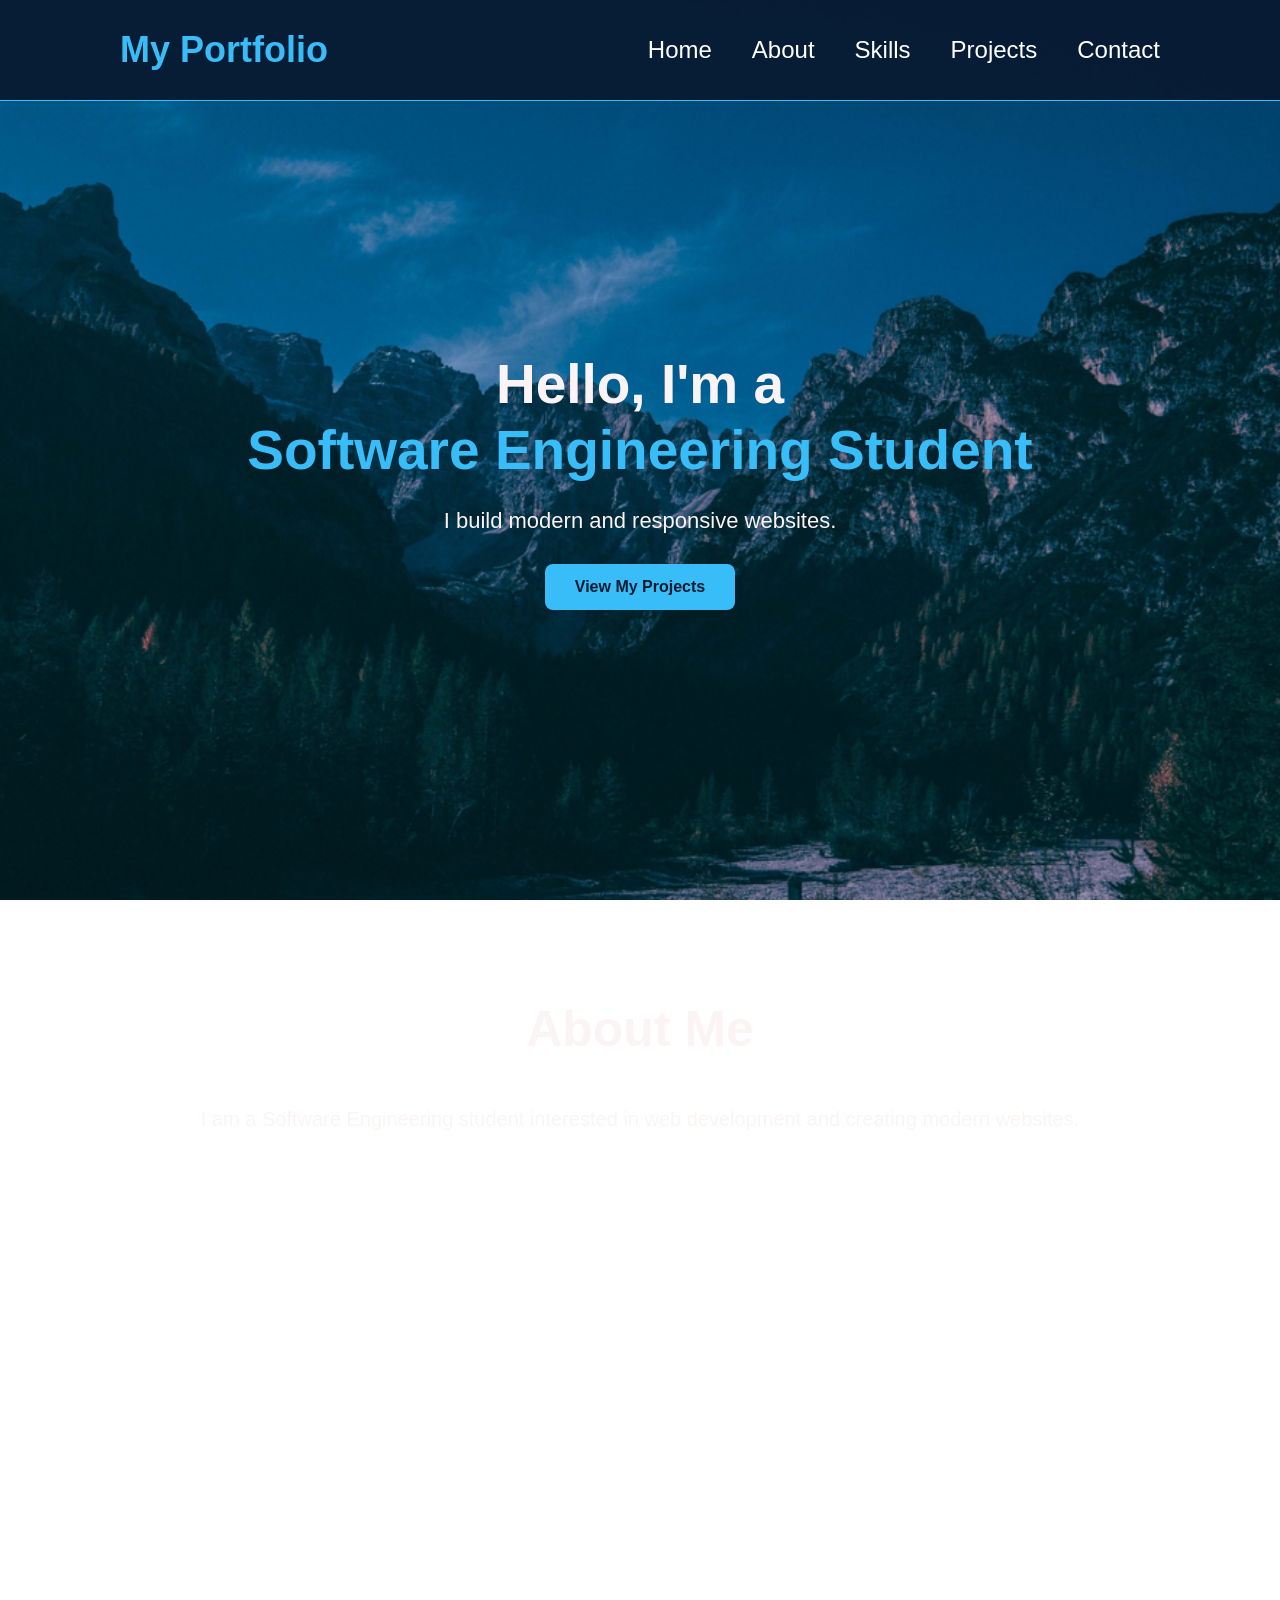
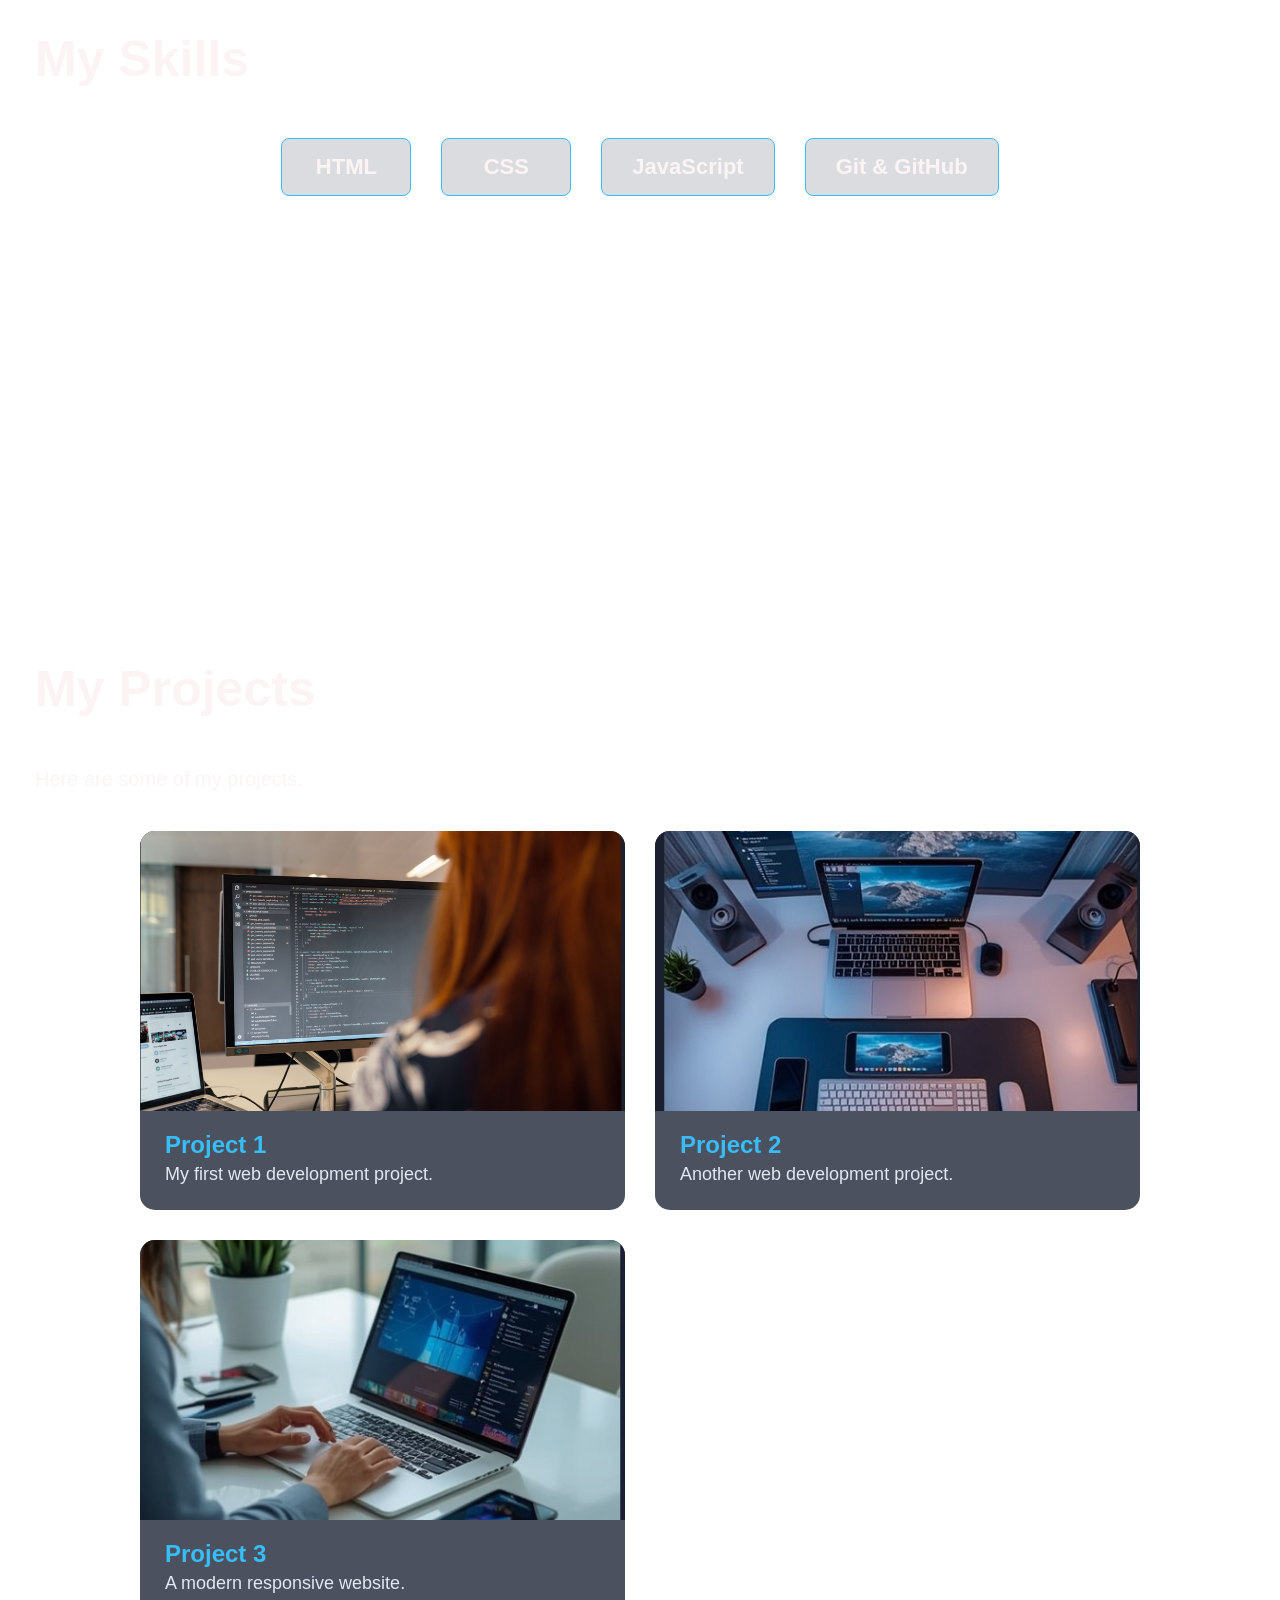
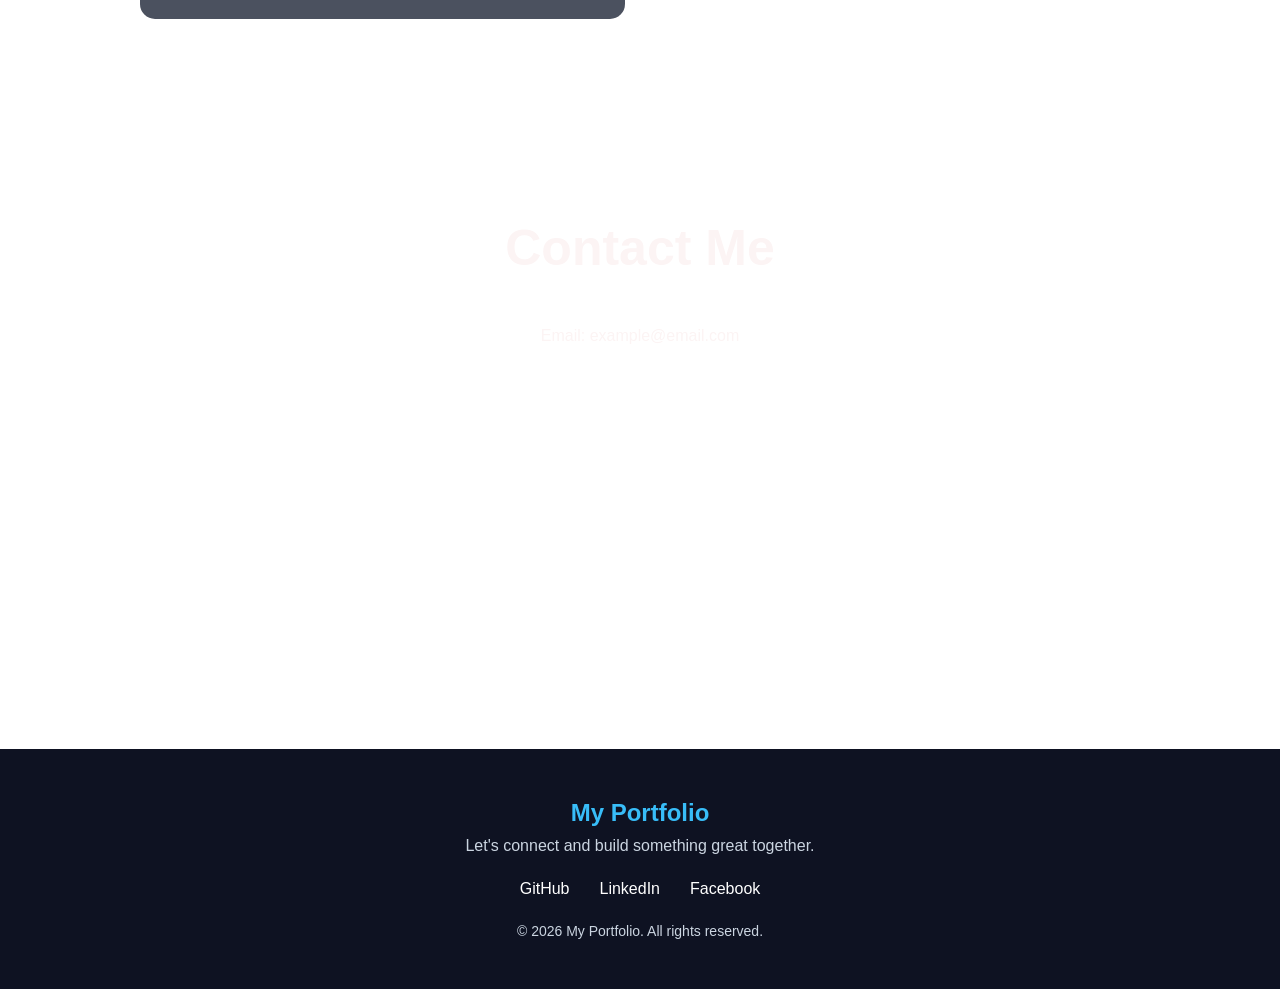
<file: index.html>
<!DOCTYPE html>
<html lang="en">

<head>
    <meta charset="UTF-8">
    <meta name="viewport" content="width=device-width, initial-scale=1.0">

    <title>My Portfolio</title>

    <link rel="stylesheet" href="frist.css">
</head>

<body>

    <!-- =========================
         HEADER
    ========================== -->

    <header>

        <nav>

            <h2>My Portfolio</h2>

            <ul>
                <li><a href="#home">Home</a></li>
                <li><a href="#about">About</a></li>
                <li><a href="#skills">Skills</a></li>
                <li><a href="#projects">Projects</a></li>
                <li><a href="#contact">Contact</a></li>
            </ul>

        </nav>

    </header>


    <!-- =========================
         MAIN
    ========================== -->

    <main>

        <!-- HOME -->

        <section id="home" class="hero">

            <div class="hero-content">

                <h1>
                    Hello, I'm a
                    <span>Software Engineering Student</span>
                </h1>

                <p>
                    I build modern and responsive websites.
                </p>

                <a href="#projects" class="btn">
                    View My Projects
                </a>

            </div>

        </section>


        <!-- ABOUT -->

        <section id="about" class="section">

            <h2>About Me</h2>

            <p>
                I am a Software Engineering student interested
                in web development and creating modern websites.
            </p>

        </section>


        <!-- SKILLS -->

        <section id="skills" class="section">

            <h2>My Skills</h2>

            <div class="skills">

                <div class="skill">
                    <h3>HTML</h3>
                    <p>Creating website structure.</p>
                </div>

                <div class="skill">
                    <h3>CSS</h3>
                    <p>Designing beautiful websites.</p>
                </div>

                <div class="skill">
                    <h3>JavaScript</h3>
                    <p>Adding interaction and functionality.</p>
                </div>

                <div class="skill">
                    <h3>Git & GitHub</h3>
                    <p>Managing my projects.</p>
                </div>

            </div>

        </section>


        <!-- PROJECTS -->

        <section id="projects" class="section">

            <h2>My Projects</h2>

            <p class="project-description">
                Here are some of my projects.
            </p>


            <!-- IMAGE GRID -->

            <div class="image-grid">

                <!-- IMAGE 1 -->

                <div class="project-card">

                    <img
                        src="images/image.png"
                        alt="Project 1"
                    >

                    <h3>Project 1</h3>

                    <p>
                        My first web development project.
                    </p>

                </div>


                <!-- IMAGE 2 -->

                <div class="project-card">

                    <img
                        src="images/image1.png"
                        alt="Project 2"
                    >

                    <h3>Project 2</h3>

                    <p>
                        Another web development project.
                    </p>

                </div>


                <!-- IMAGE 3 -->

                <div class="project-card">

                    <img
                        src="images/image2.png"
                        alt="Project 3"
                    >

                    <h3>Project 3</h3>

                    <p>
                        A modern responsive website.
                    </p>

                </div>

            </div>

        </section>


        <!-- CONTACT -->

        <section id="contact" class="section">

            <h2>Contact Me</h2>

            <p>
                Email: example@email.com
            </p>

        </section>

    </main>


    <!-- =========================
         FOOTER
    ========================== -->

    <footer>

        <h2>My Portfolio</h2>

        <p>
            Let's connect and build something great together.
        </p>

        <div class="social-links">

            <a href="#">GitHub</a>

            <a href="#">LinkedIn</a>

            <a href="#">Facebook</a>

        </div>

        <p class="copyright">
            © 2026 My Portfolio. All rights reserved.
        </p>

    </footer>


    <!-- JAVASCRIPT -->

    <script src="first.js"></script>

</body>

</html>
</file>
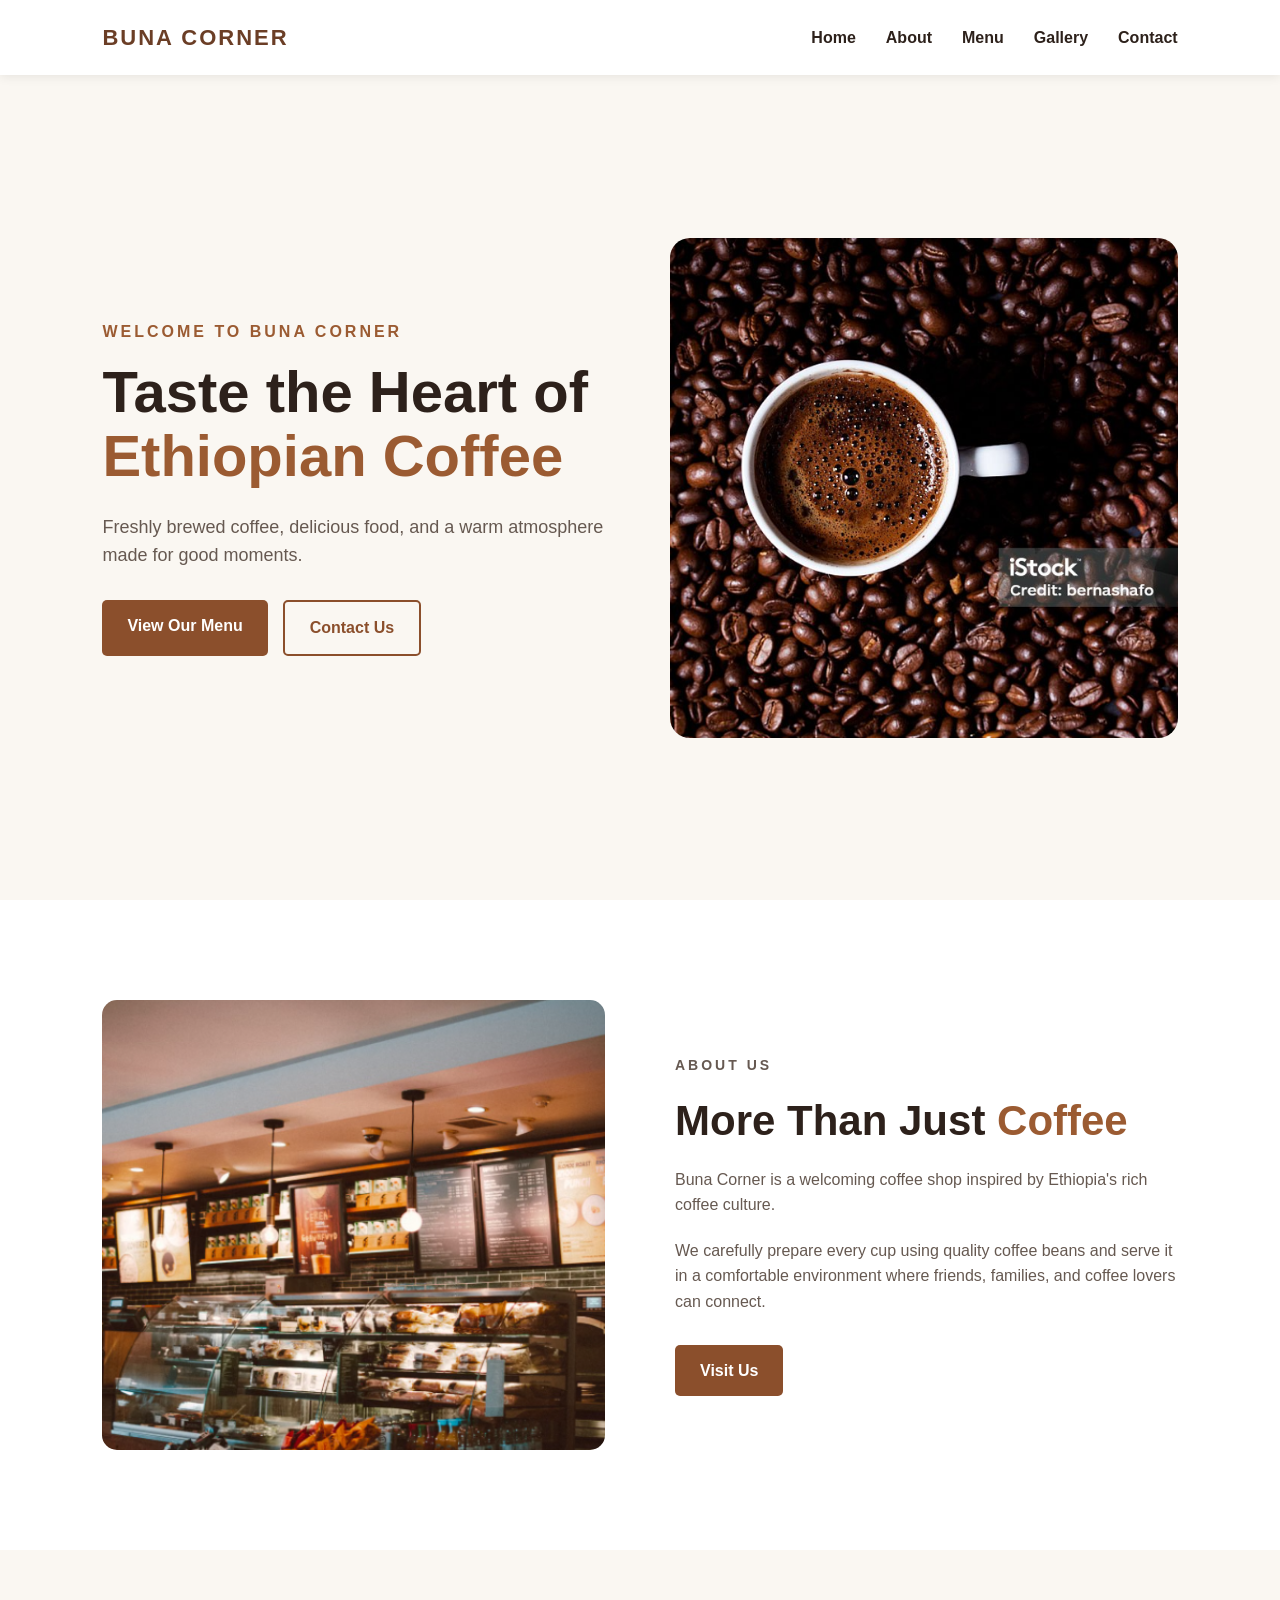
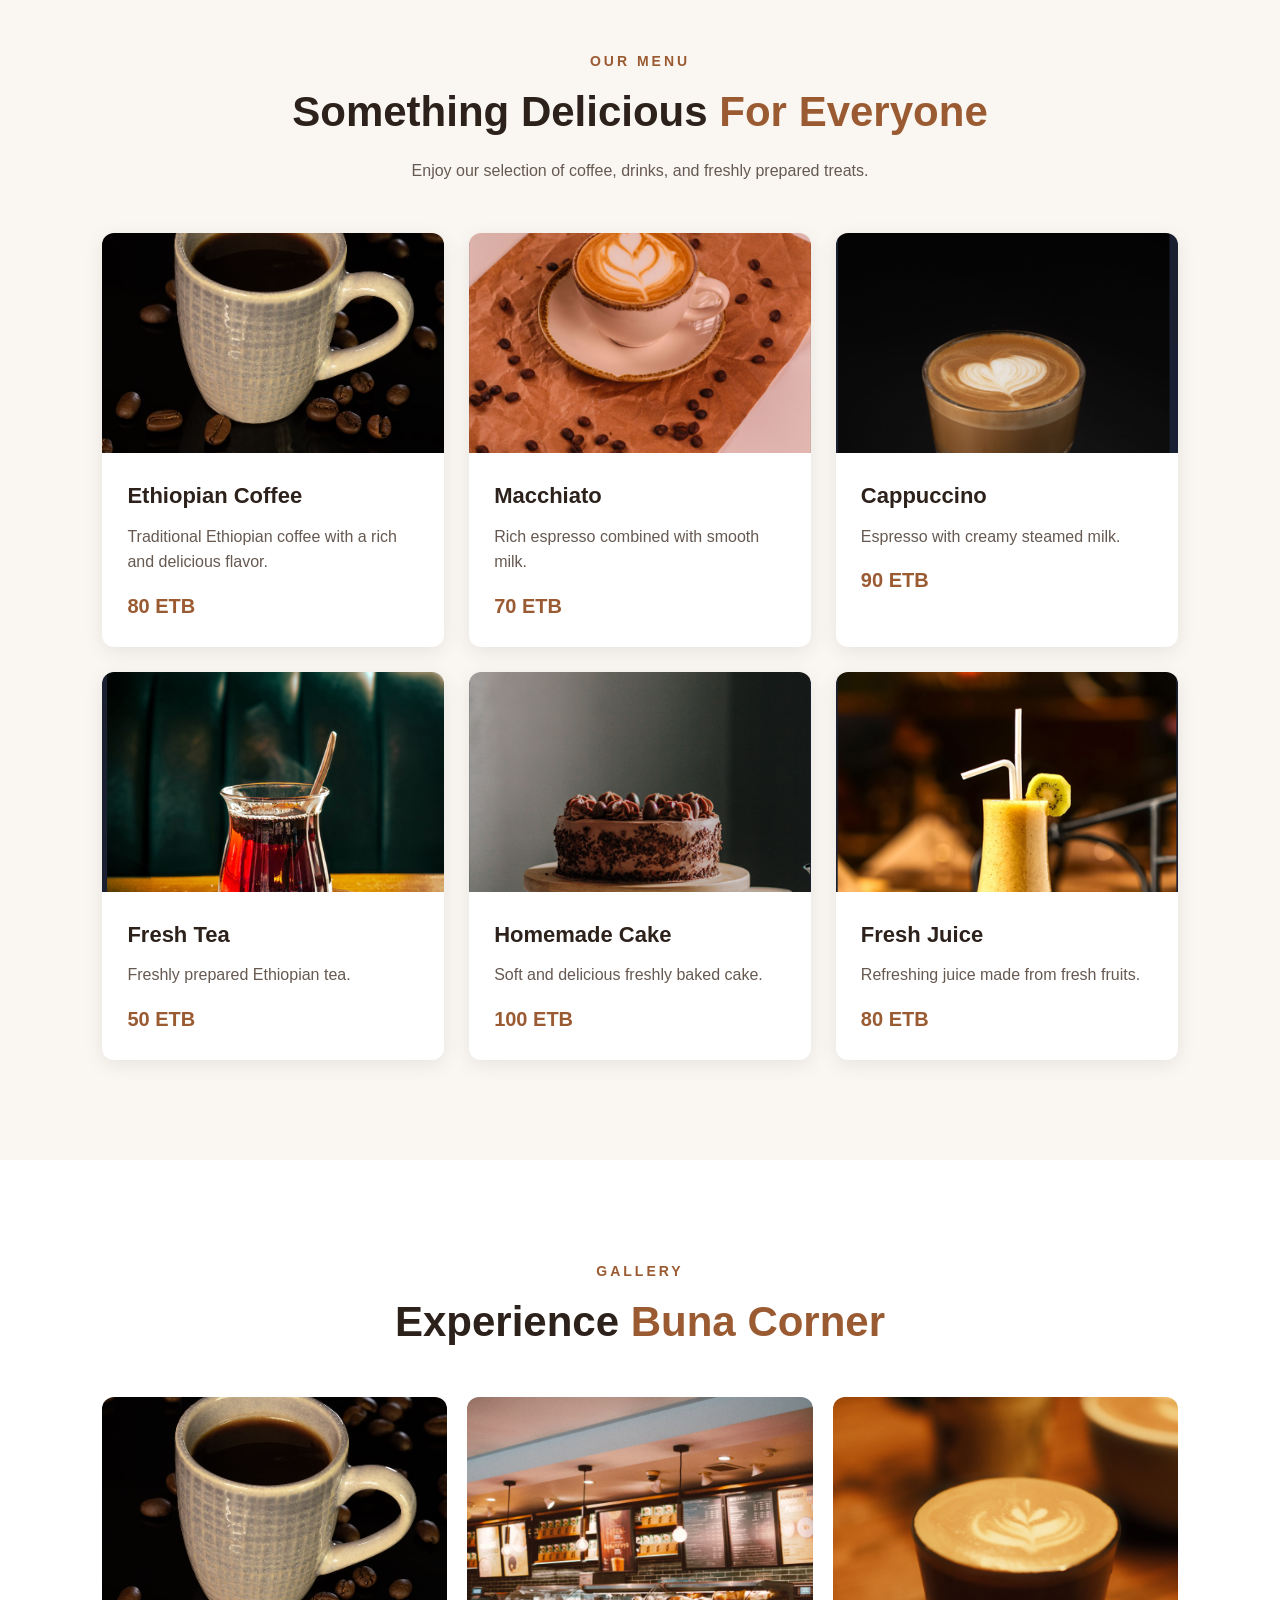
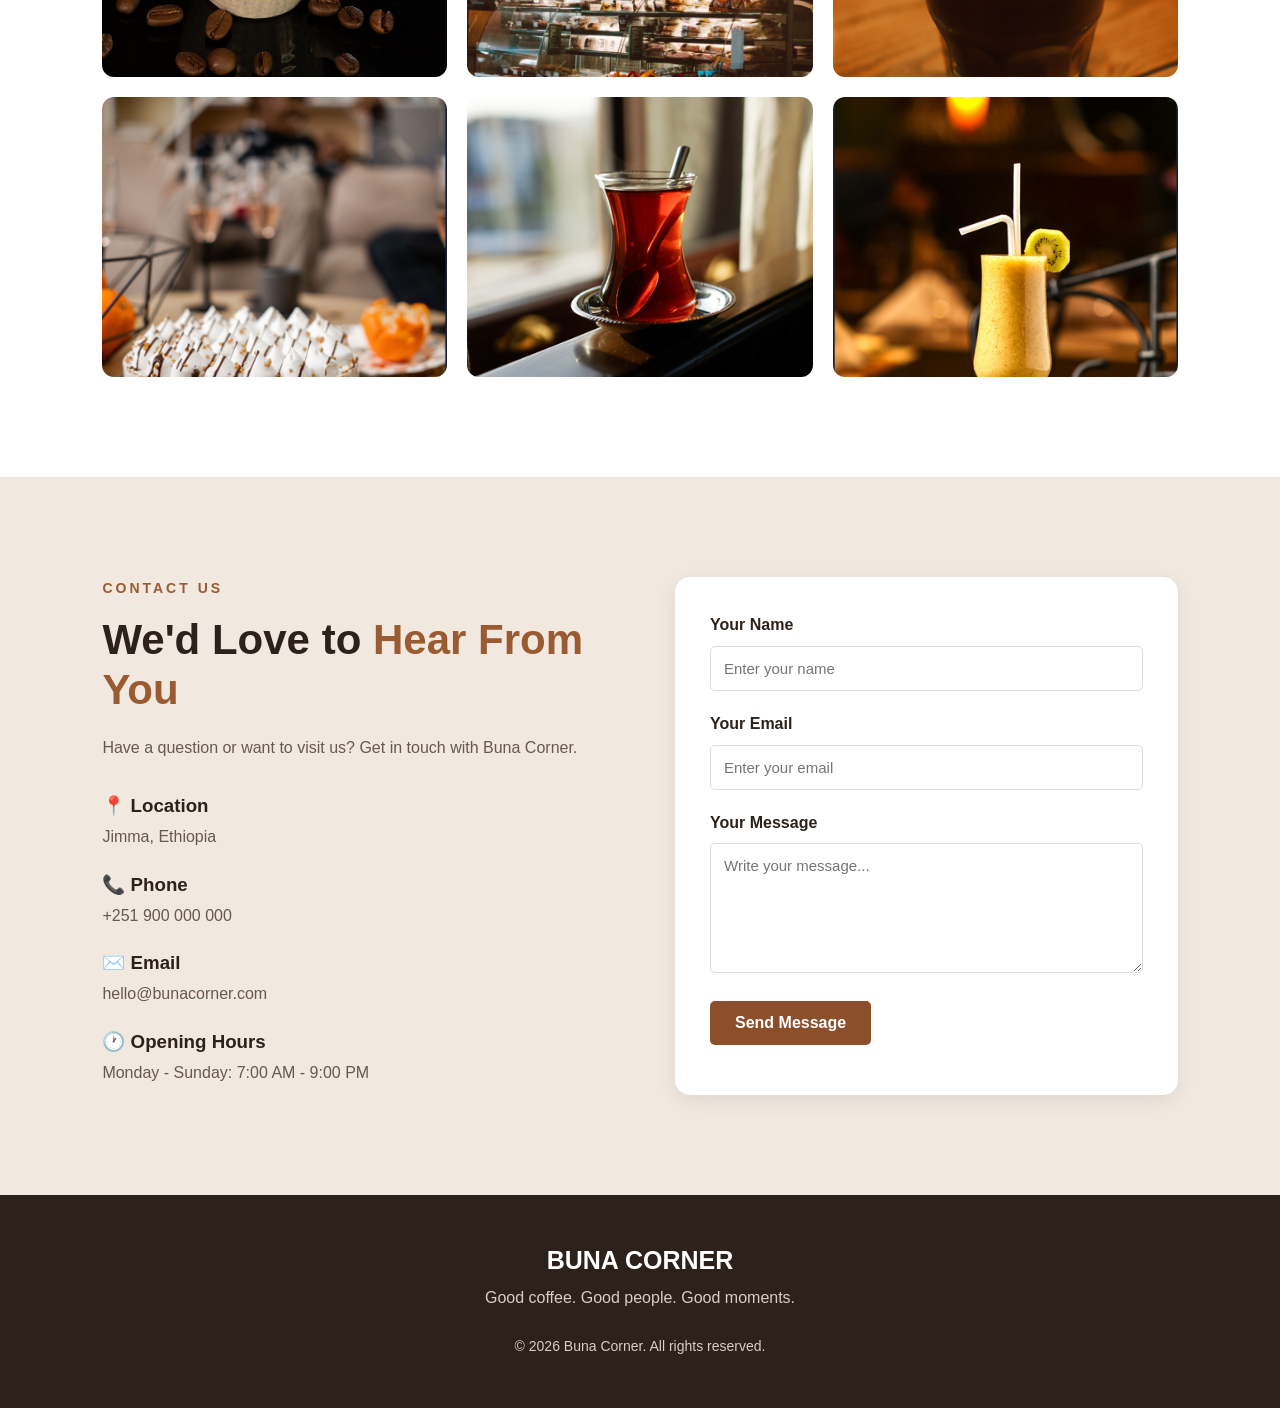
<file: buna corner/index.html>
<!DOCTYPE html>
<html lang="en">
<head>
    <meta charset="UTF-8">
    <meta name="viewport" content="width=device-width, initial-scale=1.0">

    <title>Buna Corner | Ethiopian Coffee Shop</title>

    <link rel="stylesheet" href="style.css">
</head>

<body>

    <!-- Navigation -->
    <header>
       <nav class="navbar">

    <a href="#home" class="logo">BUNA CORNER</a>

    <button class="menu-toggle" id="menu-toggle">☰</button>

    <div class="nav-links" id="nav-links">
        <a href="#home">Home</a>
        <a href="#about">About</a>
        <a href="#menu">Menu</a>
        <a href="#gallery">Gallery</a>
        <a href="#contact">Contact</a>
    </div>

</nav>
    </header>


    <!-- Hero Section -->
    <main>

        <section id="home" class="hero">

            <div class="hero-content">

                <p class="subtitle">WELCOME TO BUNA CORNER</p>

                <h1>
                    Taste the Heart of
                    <span>Ethiopian Coffee</span>
                </h1>

                <p>
                    Freshly brewed coffee, delicious food, and a warm
                    atmosphere made for good moments.
                </p>

                <div class="hero-buttons">
                    <a href="#menu" class="btn primary-btn">
                        View Our Menu
                    </a>

                    <a href="#contact" class="btn secondary-btn">
                        Contact Us
                    </a>
                </div>

            </div>

            <div class="hero-image">
                <img
                    src="images/ethiopian coffee.png"
                    alt="Fresh Ethiopian coffee">
            </div>

        </section>


        <!-- About Section -->
        <section id="about" class="about section">

            <div class="about-image">
                <img
                    src="images/coffee shop interior.png"
                    alt="Inside Buna Corner coffee shop">
            </div>

            <div class="about-content">

                <p class="section-label">ABOUT US</p>

                <h2>
                    More Than Just
                    <span>Coffee</span>
                </h2>

                <p>
                    Buna Corner is a welcoming coffee shop inspired by
                    Ethiopia's rich coffee culture.
                </p>

                <p>
                    We carefully prepare every cup using quality coffee
                    beans and serve it in a comfortable environment where
                    friends, families, and coffee lovers can connect.
                </p>

                <a href="#contact" class="btn primary-btn">
                    Visit Us
                </a>

            </div>

        </section>


        <!-- Menu Section -->
        <section id="menu" class="menu section">

            <div class="section-heading">

                <p class="section-label">OUR MENU</p>

                <h2>
                    Something Delicious
                    <span>For Everyone</span>
                </h2>

                <p>
                    Enjoy our selection of coffee, drinks, and freshly
                    prepared treats.
                </p>

            </div>


            <div class="menu-container">

                <!-- Menu Item 1 -->
                <article class="menu-card">

                    <div class="menu-image">
                        <img
                            src="images/coffee.png"
                            alt="Ethiopian coffee">
                    </div>

                    <div class="menu-info">
                        <h3>Ethiopian Coffee</h3>

                        <p>
                            Traditional Ethiopian coffee with a rich
                            and delicious flavor.
                        </p>

                        <strong>80 ETB</strong>
                    </div>

                </article>


                <!-- Menu Item 2 -->
                <article class="menu-card">

                    <div class="menu-image">
                        <img
                            src="images/macchiato.png"
                            alt="Macchiato">
                    </div>

                    <div class="menu-info">
                        <h3>Macchiato</h3>

                        <p>
                            Rich espresso combined with smooth milk.
                        </p>

                        <strong>70 ETB</strong>
                    </div>

                </article>


                <!-- Menu Item 3 -->
                <article class="menu-card">

                    <div class="menu-image">
                        <img
                            src="images/cappuccino.png"
                            alt="Cappuccino">
                    </div>

                    <div class="menu-info">
                        <h3>Cappuccino</h3>

                        <p>
                            Espresso with creamy steamed milk.
                        </p>

                        <strong>90 ETB</strong>
                    </div>

                </article>


                <!-- Menu Item 4 -->
                <article class="menu-card">

                    <div class="menu-image">
                        <img
                            src="images/tea.png"
                            alt="Fresh tea">
                    </div>

                    <div class="menu-info">
                        <h3>Fresh Tea</h3>

                        <p>
                            Freshly prepared Ethiopian tea.
                        </p>

                        <strong>50 ETB</strong>
                    </div>

                </article>


                <!-- Menu Item 5 -->
                <article class="menu-card">

                    <div class="menu-image">
                        <img
                            src="images/cake.png"
                            alt="Homemade cake">
                    </div>

                    <div class="menu-info">
                        <h3>Homemade Cake</h3>

                        <p>
                            Soft and delicious freshly baked cake.
                        </p>

                        <strong>100 ETB</strong>
                    </div>

                </article>


                <!-- Menu Item 6 -->
                <article class="menu-card">

                    <div class="menu-image">
                        <img
                            src="images/juice.png"
                            alt="Fresh fruit juice">
                    </div>

                    <div class="menu-info">
                        <h3>Fresh Juice</h3>

                        <p>
                            Refreshing juice made from fresh fruits.
                        </p>

                        <strong>80 ETB</strong>
                    </div>

                </article>

            </div>

        </section>


        <!-- Gallery Section -->
        <section id="gallery" class="gallery section">

            <div class="section-heading">

                <p class="section-label">GALLERY</p>

                <h2>
                    Experience
                    <span>Buna Corner</span>
                </h2>

            </div>


            <div class="gallery-container">

                <div class="gallery-item">
                    <img src="images/coffee.png" alt="Coffee">
                </div>

                <div class="gallery-item">
                    <img src="images/coffee shop interior.png" alt="Coffee shop interior">
                </div>

                <div class="gallery-item">
                    <img src="images/cappuccino2.png" alt="Cappuccino">
                </div>

                <div class="gallery-item">
                    <img src="images/fresh cake.png" alt="Fresh cake">
                </div>

                <div class="gallery-item">
                    <img src="images/tea2.png" alt="Tea">
                </div>

                <div class="gallery-item">
                    <img src="images/juice.png" alt="Fresh juice">
                </div>

            </div>

        </section>


        <!-- Contact Section -->
        <section id="contact" class="contact section">

            <div class="contact-content">

                <p class="section-label">CONTACT US</p>

                <h2>
                    We'd Love to
                    <span>Hear From You</span>
                </h2>

                <p>
                    Have a question or want to visit us?
                    Get in touch with Buna Corner.
                </p>


                <div class="contact-info">

                    <div>
                        <h3>📍 Location</h3>
                        <p>Jimma, Ethiopia</p>
                    </div>

                    <div>
                        <h3>📞 Phone</h3>
                        <p>+251 900 000 000</p>
                    </div>

                    <div>
                        <h3>✉️ Email</h3>
                        <p>hello@bunacorner.com</p>
                    </div>

                    <div>
                        <h3>🕐 Opening Hours</h3>
                        <p>Monday - Sunday: 7:00 AM - 9:00 PM</p>
                    </div>

                </div>

            </div>


            <!-- Contact Form -->
            <form id="contact-form" class="contact-form">

                <div class="form-group">

                    <label for="name">Your Name</label>

                    <input
                        type="text"
                        id="name"
                        name="name"
                        placeholder="Enter your name"
                        required>

                </div>


                <div class="form-group">

                    <label for="email">Your Email</label>

                    <input
                        type="email"
                        id="email"
                        name="email"
                        placeholder="Enter your email"
                        required>

                </div>


                <div class="form-group">

                    <label for="message">Your Message</label>

                    <textarea
                        id="message"
                        name="message"
                        rows="6"
                        placeholder="Write your message..."
                        required></textarea>

                </div>


                <button type="submit" class="btn primary-btn">
                    Send Message
                </button>

                <p id="form-message"></p>

            </form>

        </section>

    </main>


    <!-- Footer -->
    <footer>

        <div class="footer-content">

            <h2>BUNA CORNER</h2>

            <p>
                Good coffee. Good people. Good moments.
            </p>

            <p class="copyright">
                © 2026 Buna Corner. All rights reserved.
            </p>

        </div>

    </footer>


    <script src="script.js"></script>

</body>
</html>
</file>
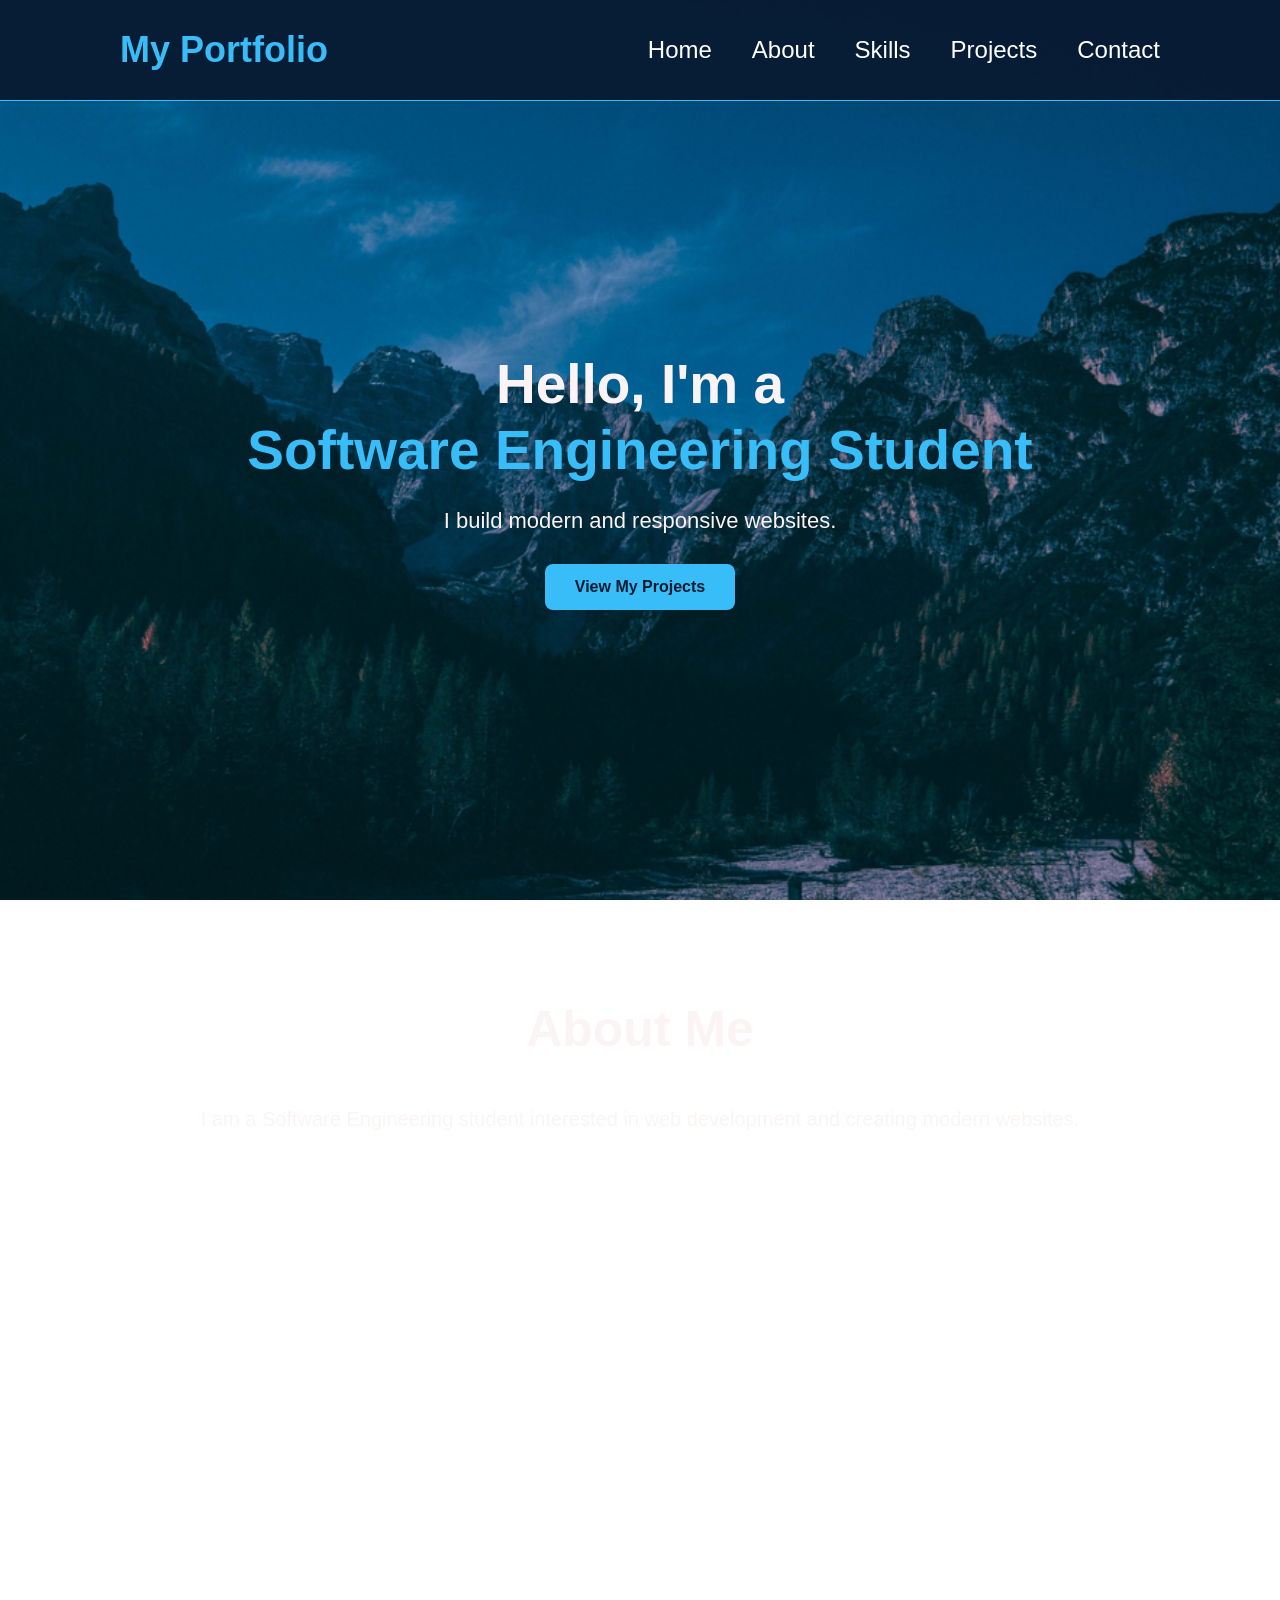
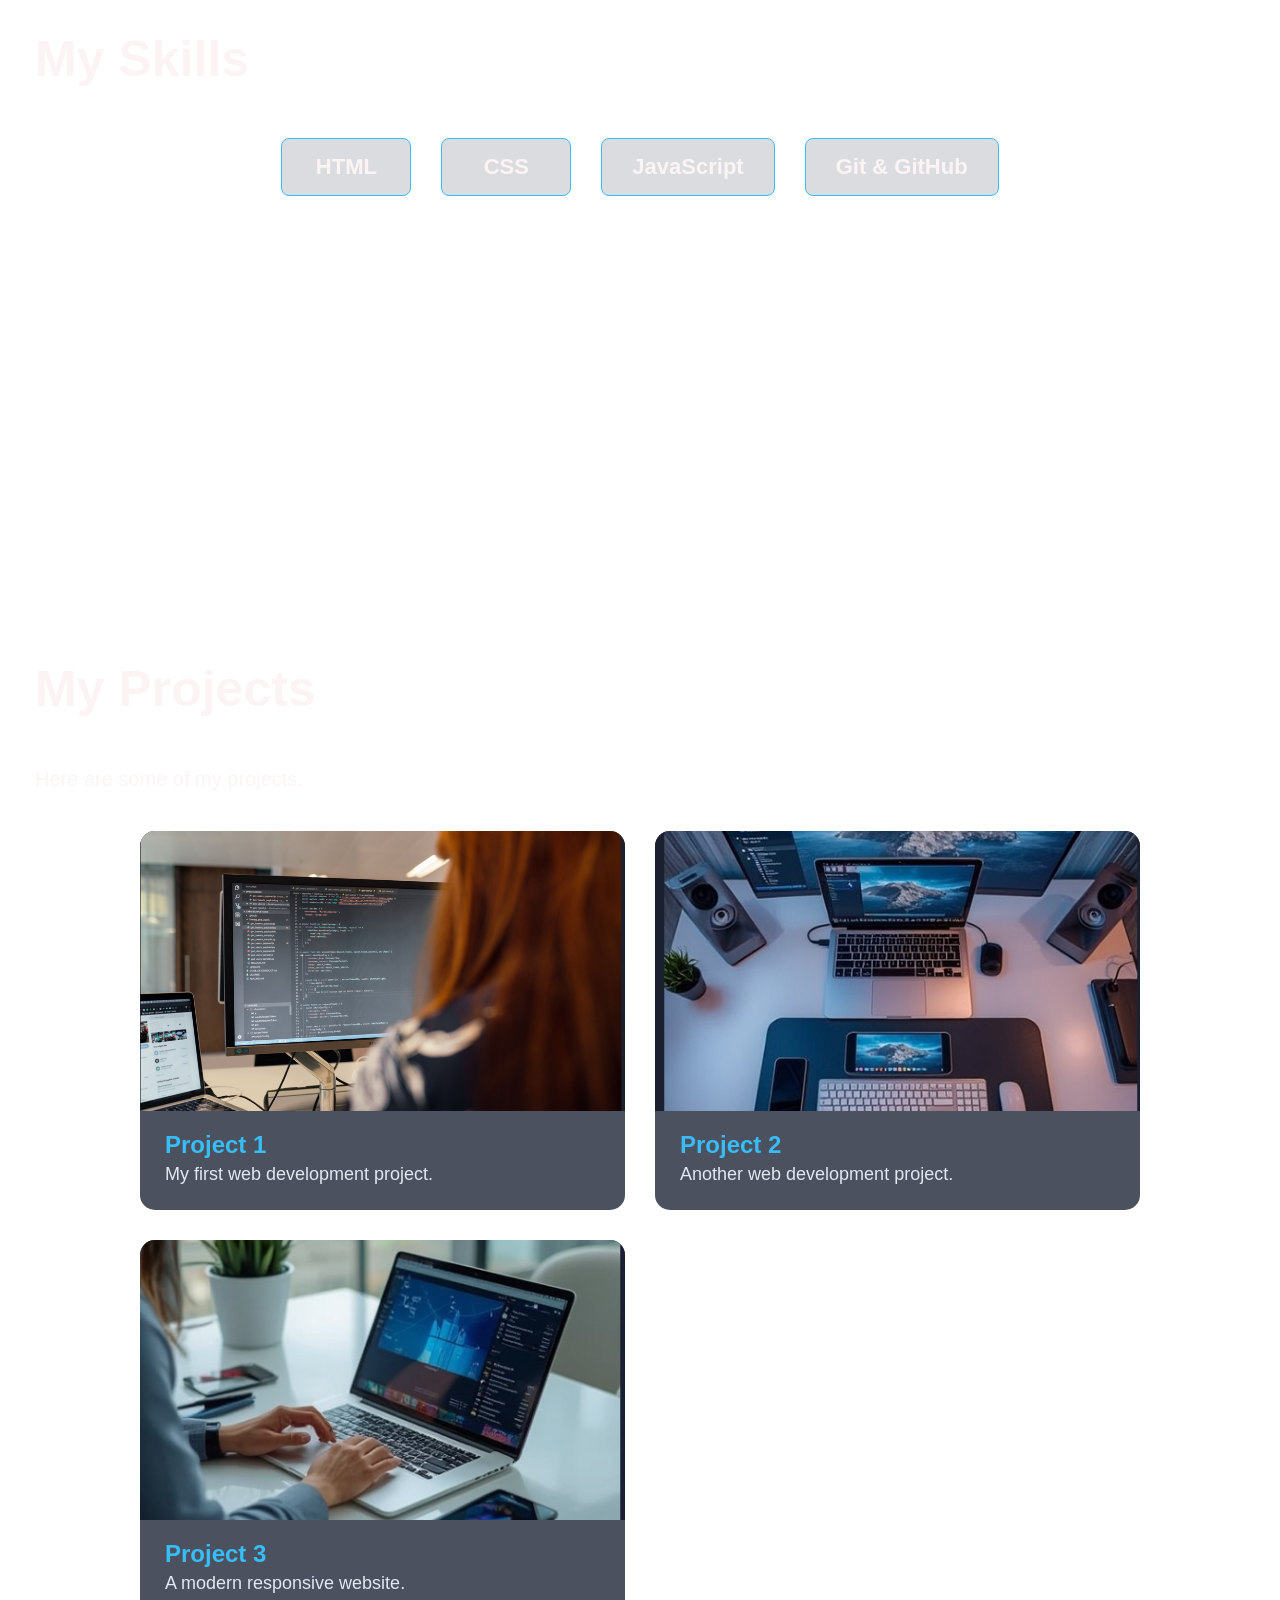
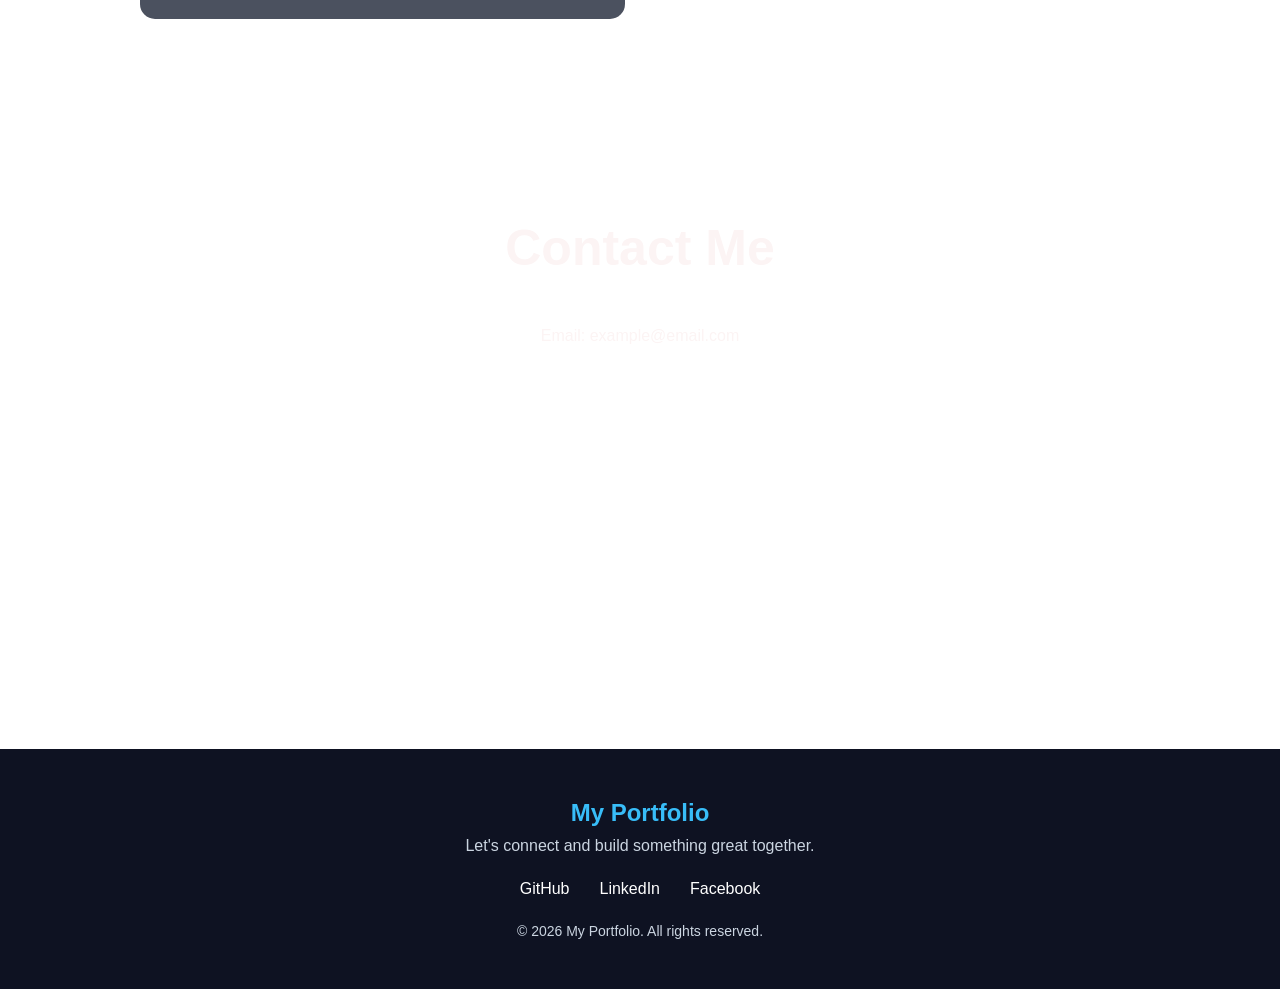
<file: first.html>
<!DOCTYPE html>
<html lang="en">

<head>
    <meta charset="UTF-8">
    <meta name="viewport" content="width=device-width, initial-scale=1.0">

    <title>My Portfolio</title>

    <link rel="stylesheet" href="frist.css">
</head>

<body>

    <!-- =========================
         HEADER
    ========================== -->

    <header>

        <nav>

            <h2>My Portfolio</h2>

            <ul>
                <li><a href="#home">Home</a></li>
                <li><a href="#about">About</a></li>
                <li><a href="#skills">Skills</a></li>
                <li><a href="#projects">Projects</a></li>
                <li><a href="#contact">Contact</a></li>
            </ul>

        </nav>

    </header>


    <!-- =========================
         MAIN
    ========================== -->

    <main>

        <!-- HOME -->

        <section id="home" class="hero">

            <div class="hero-content">

                <h1>
                    Hello, I'm a
                    <span>Software Engineering Student</span>
                </h1>

                <p>
                    I build modern and responsive websites.
                </p>

                <a href="#projects" class="btn">
                    View My Projects
                </a>

            </div>

        </section>


        <!-- ABOUT -->

        <section id="about" class="section">

            <h2>About Me</h2>

            <p>
                I am a Software Engineering student interested
                in web development and creating modern websites.
            </p>

        </section>


        <!-- SKILLS -->

        <section id="skills" class="section">

            <h2>My Skills</h2>

            <div class="skills">

                <div class="skill">
                    <h3>HTML</h3>
                    <p>Creating website structure.</p>
                </div>

                <div class="skill">
                    <h3>CSS</h3>
                    <p>Designing beautiful websites.</p>
                </div>

                <div class="skill">
                    <h3>JavaScript</h3>
                    <p>Adding interaction and functionality.</p>
                </div>

                <div class="skill">
                    <h3>Git & GitHub</h3>
                    <p>Managing my projects.</p>
                </div>

            </div>

        </section>


        <!-- PROJECTS -->

        <section id="projects" class="section">

            <h2>My Projects</h2>

            <p class="project-description">
                Here are some of my projects.
            </p>


            <!-- IMAGE GRID -->

            <div class="image-grid">

                <!-- IMAGE 1 -->

                <div class="project-card">

                    <img
                        src="images/image.png"
                        alt="Project 1"
                    >

                    <h3>Project 1</h3>

                    <p>
                        My first web development project.
                    </p>

                </div>


                <!-- IMAGE 2 -->

                <div class="project-card">

                    <img
                        src="images/image1.png"
                        alt="Project 2"
                    >

                    <h3>Project 2</h3>

                    <p>
                        Another web development project.
                    </p>

                </div>


                <!-- IMAGE 3 -->

                <div class="project-card">

                    <img
                        src="images/image2.png"
                        alt="Project 3"
                    >

                    <h3>Project 3</h3>

                    <p>
                        A modern responsive website.
                    </p>

                </div>

            </div>

        </section>


        <!-- CONTACT -->

        <section id="contact" class="section">

            <h2>Contact Me</h2>

            <p>
                Email: example@email.com
            </p>

        </section>

    </main>


    <!-- =========================
         FOOTER
    ========================== -->

    <footer>

        <h2>My Portfolio</h2>

        <p>
            Let's connect and build something great together.
        </p>

        <div class="social-links">

            <a href="#">GitHub</a>

            <a href="#">LinkedIn</a>

            <a href="#">Facebook</a>

        </div>

        <p class="copyright">
            © 2026 My Portfolio. All rights reserved.
        </p>

    </footer>


    <!-- JAVASCRIPT -->

    <script src="first.js"></script>

</body>

</html>
</file>
<file: frist.css>
/* =========================
   RESET
========================= */

* {
    margin: 0;
    padding: 0;
    box-sizing: border-box;
}

html {
    scroll-behavior: smooth;
}

body {
    font-family: Arial, sans-serif;
    color: #fcf4f4;
    
    /* Your background image */
    background-image: url("images/image4.png");
    background-size: cover;
    background-position: center;
    background-repeat: no-repeat;
    background-attachment: fixed;
}


/* =========================
   NAVIGATION
========================= */

header {
    position: fixed;
    top: 0;
    left: 0;
    width: 100%;

    z-index: 1000;

    background: rgba(8, 27, 50, 0.95);

    border-bottom: 1px solid #38bdf8;
}

nav {
    max-width: 1100px;
    margin: auto;

    height: 100px;

    display: flex;
    justify-content: space-between;
    align-items: center;

    padding: 0 30px;
}

nav h2 {
    color: #38bdf8;
    font-size: 36px;
}

nav ul {
    display: flex;
    gap: 40px;

    list-style: none;
}

nav a {
    color: white;
    text-decoration: none;

    font-size: 24px;

    transition: 0.3s;
}

nav a:hover {
    color: #38bdf8;
}


/* =========================
   HOME
========================= */

.hero {
    min-height: 100vh;

    display: flex;
    justify-content: center;
    align-items: center;

    text-align: center;

    padding: 120px 30px 60px;

    /* transparent so body background is visible */
    background: transparent;
}

.hero-content {
    max-width: 850px;
}

.hero h1 {
    font-size: 55px;
    line-height: 1.2;

    margin-bottom: 25px;
}

.hero h1 span {
    display: block;
    color: #38bdf8;
}

.hero p {
    font-size: 22px;

    margin-bottom: 30px;
}


/* =========================
   BUTTON
========================= */

.btn {
    display: inline-block;

    padding: 14px 30px;

    background: #38bdf8;
    color: #071a2f;

    text-decoration: none;

    border-radius: 8px;

    font-weight: bold;

    transition: 0.3s;
}

.btn:hover {
    background: #7dd3fc;
    transform: translateY(-3px);
}


/* =========================
   SECTIONS
========================= */

.section {
    min-height: 70vh;

    padding: 100px 35px;

    background: transparent;
}

.section h2 {
    font-size: 50px;

    margin-bottom: 50px;
}


/* =========================
   ABOUT
========================= */

#about {
    text-align: center;
}

#about p {
    font-size: 20px;
}


/* =========================
   SKILLS
========================= */

#skills {
    text-align: left;
}

.skills {
    display: flex;

    justify-content: center;

    gap: 30px;

    flex-wrap: wrap;

    margin-top: 40px;
}

.skill {
    min-width: 130px;

    padding: 15px 30px;

    border: 1px solid #38bdf8;

    border-radius: 8px;

    text-align: center;

    background: rgba(15, 23, 42, 0.15);

    transition: 0.3s;
}

.skill:hover {
    transform: translateY(-5px);

    background: rgba(15, 23, 42, 0.4);
}

.skill h3 {
    font-size: 22px;
}

.skill p {
    display: none;
}


/* =========================
   PROJECTS
========================= */

#projects {
    text-align: left;
}

.project-description {
    font-size: 20px;

    margin-bottom: 40px;
}


/* =========================
   PROJECT IMAGE GRID
========================= */

.image-grid {
    max-width: 1000px;

    margin: 0 auto;

    display: grid;

    /* TWO IMAGES ON FIRST ROW */
    grid-template-columns: repeat(2, 1fr);

    gap: 30px;
}


/* =========================
   PROJECT CARD
========================= */

.project-card {
    background: rgba(15, 23, 42, 0.75);

    border-radius: 15px;

    overflow: hidden;

    color: white;

    /* Starting position for animation */
    opacity: 0;

    transform: translateY(60px);

    transition:
        opacity 0.8s ease,
        transform 0.8s ease;
}


/* JavaScript adds this class */

.project-card.show {
    opacity: 1;

    transform: translateY(0);
}


/* =========================
   PROJECT IMAGE
========================= */

.project-card img {
    width: 100%;

    height: 280px;

    display: block;

    object-fit: cover;
}


/* Project text */

.project-card h3 {
    color: #38bdf8;

    font-size: 24px;

    padding: 20px 25px 5px;
}

.project-card p {
    color: #e2e8f0;

    font-size: 18px;

    padding: 0 25px 25px;
}


/* =========================
   CONTACT
========================= */

#contact {
    text-align: center;
}


/* =========================
   FOOTER
========================= */

footer {
    padding: 50px 30px;

    text-align: center;

    background: rgba(2, 6, 23, 0.95);

    color: white;
}

footer h2 {
    color: #38bdf8;

    margin-bottom: 10px;
}

footer p {
    color: #cbd5e1;
}

.social-links {
    display: flex;

    justify-content: center;

    gap: 30px;

    margin: 25px 0;
}

.social-links a {
    color: white;

    text-decoration: none;
}

.social-links a:hover {
    color: #38bdf8;
}

.copyright {
    font-size: 14px;
}


/* =========================
   TABLET
========================= */

@media (max-width: 768px) {

    nav {
        height: auto;

        padding: 20px;

        flex-direction: column;

        gap: 20px;
    }

    nav h2 {
        font-size: 30px;
    }

    nav ul {
        gap: 20px;
    }

    nav a {
        font-size: 18px;
    }

    .hero h1 {
        font-size: 40px;
    }

    .section h2 {
        font-size: 40px;
    }

    .image-grid {
        grid-template-columns: 1fr;
    }
}


/* =========================
   PHONE
========================= */

@media (max-width: 480px) {

    nav ul {
        gap: 12px;
    }

    nav a {
        font-size: 15px;
    }

    .hero h1 {
        font-size: 32px;
    }

    .hero p {
        font-size: 18px;
    }

    .section {
        padding: 80px 20px;
    }

    .section h2 {
        font-size: 32px;
    }

    .project-card img {
        height: 200px;
    }

    .skills {
        gap: 15px;
    }

    .skill {
        width: 100%;
    }
}
</file>
<file: buna corner/style.css>
/* =========================
   GENERAL
========================= */

* {
    margin: 0;
    padding: 0;
    box-sizing: border-box;
}

html {
    scroll-behavior: smooth;
}

body {
    font-family: Arial, sans-serif;
    line-height: 1.6;
    background: #faf7f2;
    color: #2d211b;
}

img {
    width: 100%;
    display: block;
    object-fit: cover;
}

a {
    text-decoration: none;
    color: inherit;
}

.section {
    padding: 100px 8%;
}

.section-label {
    color: #9b5b32;
    font-size: 14px;
    font-weight: bold;
    letter-spacing: 3px;
    margin-bottom: 15px;
}

h2 {
    font-size: 42px;
    line-height: 1.2;
    margin-bottom: 20px;
}

h2 span,
.hero h1 span {
    color: #9b5b32;
}


/* =========================
   NAVIGATION
========================= */

header {
    position: sticky;
    top: 0;
    z-index: 1000;
    background: #fff;
    box-shadow: 0 2px 10px rgba(0, 0, 0, 0.08);
}

.navbar {
    min-height: 75px;
    padding: 0 8%;

    display: flex;
    align-items: center;
    justify-content: space-between;
}

.logo {
    font-size: 22px;
    font-weight: bold;
    letter-spacing: 2px;
    color: #6b3e26;
}

.nav-links {
    display: flex;
    gap: 30px;
}

.nav-links a {
    font-weight: 600;
    transition: 0.3s;
}

.nav-links a:hover {
    color: #9b5b32;
}


/* =========================
   MOBILE MENU BUTTON
========================= */

.menu-toggle {
    display: none;
    background: none;
    border: none;
    font-size: 30px;
    cursor: pointer;
    color: #6b3e26;
}


/* =========================
   BUTTONS
========================= */

.btn {
    display: inline-block;
    padding: 13px 25px;
    border-radius: 5px;
    font-weight: bold;
    transition: 0.3s;
}

.primary-btn {
    background: #8b4f2c;
    color: white;
}

.primary-btn:hover {
    background: #63351e;
    transform: translateY(-3px);
}

.secondary-btn {
    border: 2px solid #8b4f2c;
    color: #8b4f2c;
}

.secondary-btn:hover {
    background: #8b4f2c;
    color: white;
    transform: translateY(-3px);
}


/* =========================
   HERO
========================= */

.hero {
    min-height: calc(100vh - 75px);
    padding: 80px 8%;

    display: grid;
    grid-template-columns: 1fr 1fr;
    align-items: center;
    gap: 60px;
}

.hero-content {
    animation: fadeInLeft 1s ease;
}

.subtitle {
    color: #9b5b32;
    font-weight: bold;
    letter-spacing: 3px;
    margin-bottom: 15px;
}

.hero h1 {
    font-size: 58px;
    line-height: 1.1;
    margin-bottom: 25px;
}

.hero-content > p:not(.subtitle) {
    max-width: 550px;
    font-size: 18px;
    margin-bottom: 30px;
    color: #665951;
}

.hero-buttons {
    display: flex;
    gap: 15px;
    flex-wrap: wrap;
}

.hero-image {
    animation: fadeInRight 1s ease;
}

.hero-image img {
    height: 500px;
    border-radius: 20px;
}


/* =========================
   ABOUT
========================= */

.about {
    background: white;

    display: grid;
    grid-template-columns: 1fr 1fr;
    gap: 70px;
    align-items: center;
}

.about-image img {
    height: 450px;
    border-radius: 15px;
}

.about-content p {
    color: #665951;
    margin-bottom: 20px;
}

.about-content .btn {
    margin-top: 10px;
}


/* =========================
   MENU
========================= */

.menu {
    background: #faf7f2;
}

.section-heading {
    text-align: center;
    max-width: 700px;
    margin: 0 auto 50px;
}

.section-heading > p:last-child {
    color: #665951;
}

.menu-container {
    display: grid;
    grid-template-columns: repeat(3, 1fr);
    gap: 25px;
}

.menu-card {
    background: white;
    border-radius: 12px;
    overflow: hidden;
    box-shadow: 0 5px 20px rgba(0, 0, 0, 0.08);
    transition: 0.3s;
}

.menu-card:hover {
    transform: translateY(-8px);
}

.menu-image img {
    height: 220px;
}

.menu-info {
    padding: 25px;
}

.menu-info h3 {
    font-size: 22px;
    margin-bottom: 10px;
}

.menu-info p {
    color: #665951;
    margin-bottom: 15px;
}

.menu-info strong {
    color: #9b5b32;
    font-size: 20px;
}


/* =========================
   GALLERY
========================= */

.gallery {
    background: white;
}

.gallery-container {
    display: grid;
    grid-template-columns: repeat(3, 1fr);
    gap: 20px;
}

.gallery-item {
    overflow: hidden;
    border-radius: 12px;
}

.gallery-item img {
    height: 280px;
    transition: 0.5s;
}

.gallery-item:hover img {
    transform: scale(1.08);
}


/* =========================
   CONTACT
========================= */

.contact {
    background: #f1e8df;

    display: grid;
    grid-template-columns: 1fr 1fr;
    gap: 70px;
}

.contact-content > p:not(.section-label) {
    color: #665951;
    margin-bottom: 30px;
}

.contact-info {
    display: grid;
    gap: 20px;
}

.contact-info h3 {
    margin-bottom: 3px;
}

.contact-info p {
    color: #665951;
}


/* =========================
   FORM
========================= */

.contact-form {
    background: white;
    padding: 35px;
    border-radius: 15px;
    box-shadow: 0 5px 20px rgba(0, 0, 0, 0.08);
}

.form-group {
    margin-bottom: 20px;
}

.form-group label {
    display: block;
    font-weight: bold;
    margin-bottom: 8px;
}

.form-group input,
.form-group textarea {
    width: 100%;
    padding: 13px;
    border: 1px solid #ddd;
    border-radius: 5px;
    font-family: inherit;
    font-size: 15px;
    outline: none;
}

.form-group input:focus,
.form-group textarea:focus {
    border-color: #9b5b32;
}

.contact-form button {
    border: none;
    cursor: pointer;
    font-size: 16px;
}

#form-message {
    margin-top: 15px;
    font-weight: bold;
}


/* =========================
   FOOTER
========================= */

footer {
    background: #2d211b;
    color: white;
    text-align: center;
    padding: 50px 8%;
}

.footer-content h2 {
    font-size: 25px;
    margin-bottom: 10px;
}

.footer-content p {
    color: #d8ccc5;
}

.copyright {
    margin-top: 25px;
    font-size: 14px;
}


/* =========================
   ANIMATIONS
========================= */

@keyframes fadeInLeft {

    from {
        opacity: 0;
        transform: translateX(-40px);
    }

    to {
        opacity: 1;
        transform: translateX(0);
    }

}

@keyframes fadeInRight {

    from {
        opacity: 0;
        transform: translateX(40px);
    }

    to {
        opacity: 1;
        transform: translateX(0);
    }

}


/* =========================
   TABLET
========================= */

@media (max-width: 900px) {

    .hero,
    .about,
    .contact {
        grid-template-columns: 1fr;
    }

    .hero {
        text-align: center;
    }

    .hero-content > p:not(.subtitle) {
        margin-left: auto;
        margin-right: auto;
    }

    .hero-buttons {
        justify-content: center;
    }

    .menu-container {
        grid-template-columns: repeat(2, 1fr);
    }

    .gallery-container {
        grid-template-columns: repeat(2, 1fr);
    }

}


/* =========================
   MOBILE
========================= */

@media (max-width: 600px) {

    /* Navigation */

    .navbar {
        position: relative;
        min-height: 75px;
        padding: 0 5%;

        display: flex;
        flex-direction: row;
        align-items: center;
        justify-content: space-between;
    }

    .menu-toggle {
        display: block;
    }

    .nav-links {
        display: none;

        position: absolute;
        top: 75px;
        left: 0;

        width: 100%;

        background: white;

        flex-direction: column;
        align-items: center;

        padding: 25px 0;
        gap: 20px;

        box-shadow: 0 5px 10px rgba(0, 0, 0, 0.1);
    }

    .nav-links.active {
        display: flex;
    }


    /* Sections */

    .section {
        padding: 70px 5%;
    }


    /* Hero */

    .hero {
        padding: 60px 5%;
    }

    .hero h1 {
        font-size: 40px;
    }

    .hero-image img {
        height: 350px;
    }


    /* Headings */

    h2 {
        font-size: 32px;
    }


    /* Menu and Gallery */

    .menu-container,
    .gallery-container {
        grid-template-columns: 1fr;
    }

}
</file>
